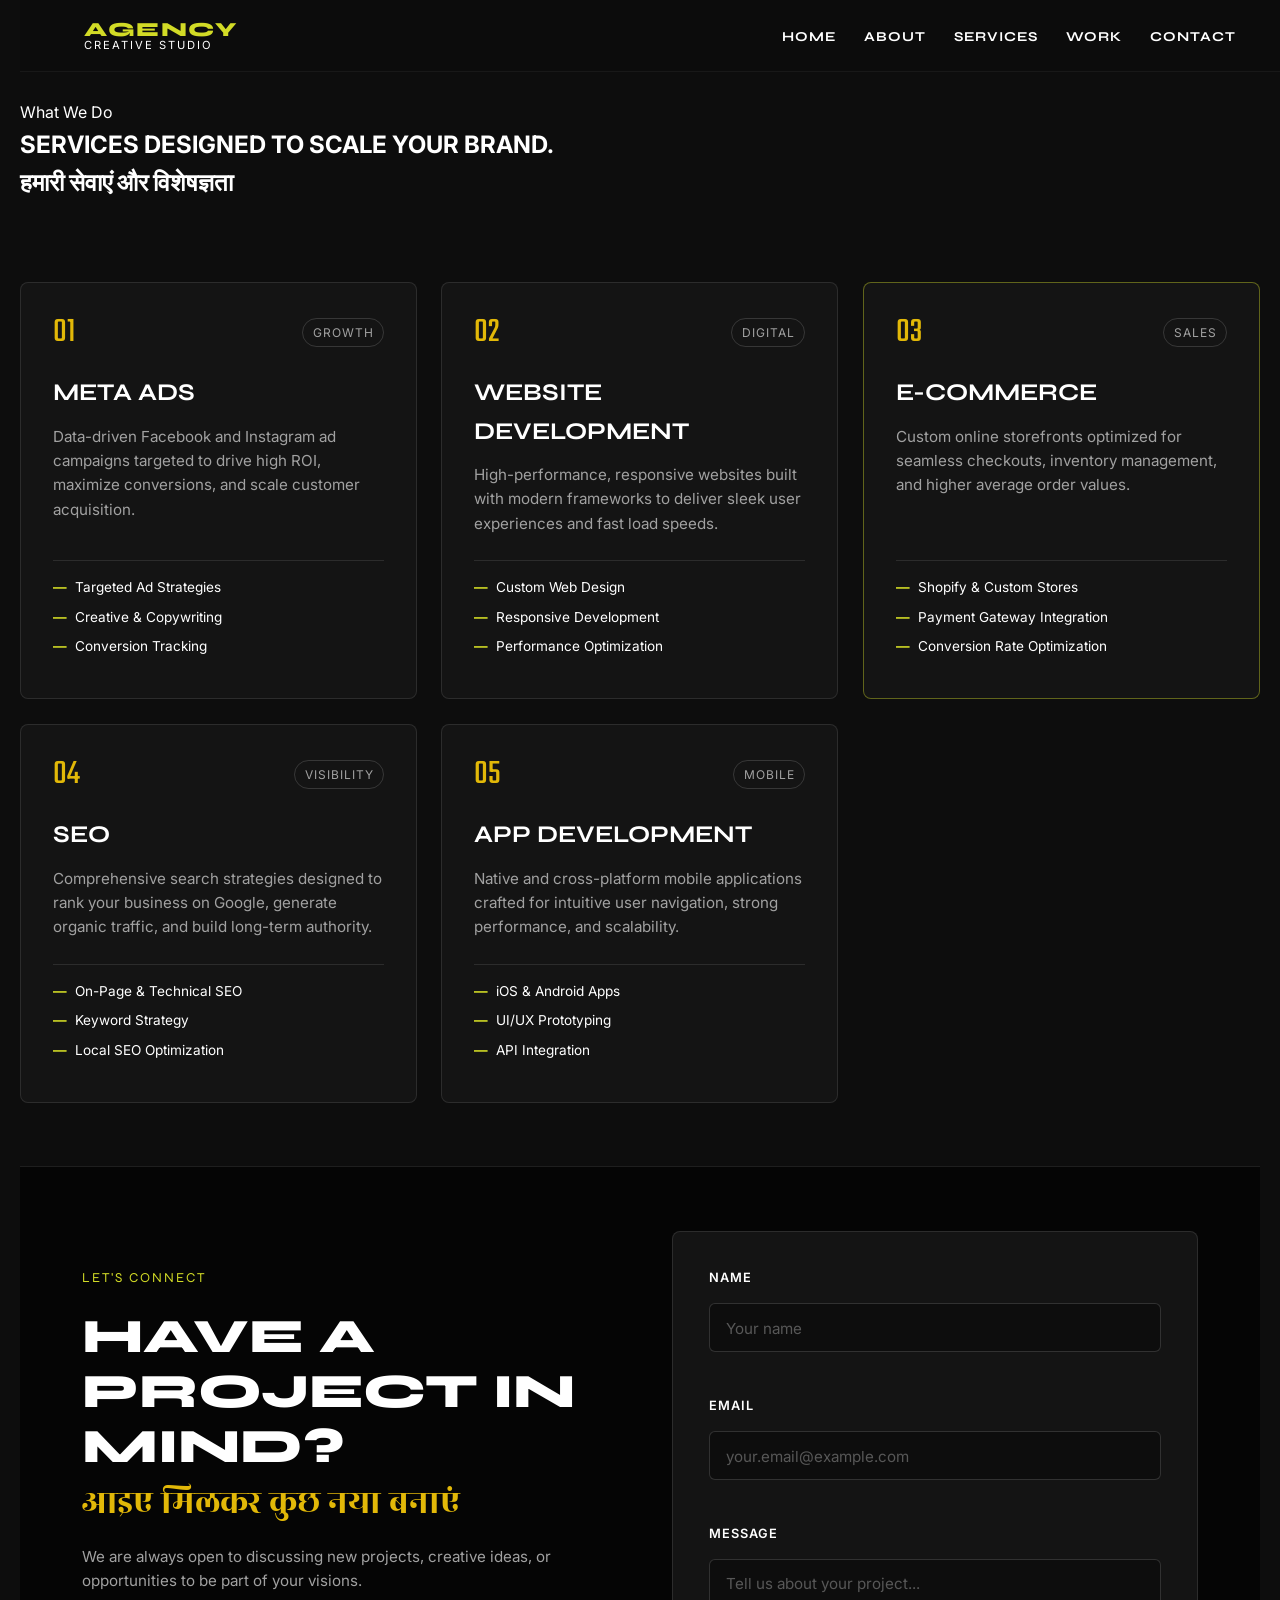
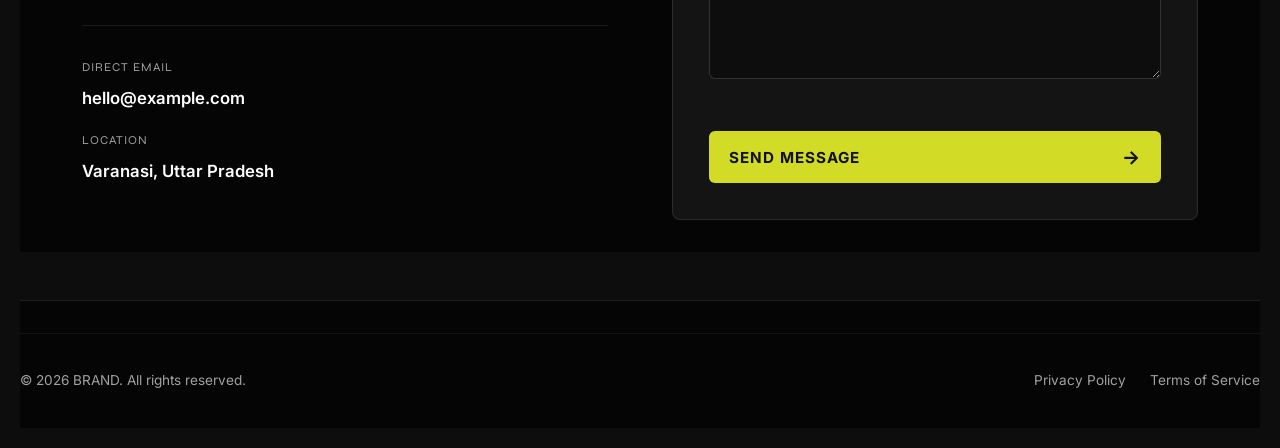
<file: services.html>
<!DOCTYPE html>
<html lang="en">
<head>
  <meta charset="UTF-8" />
  <meta name="viewport" content="width=device-width, initial-scale=1.0" />
  <title>Our Services</title>
  <link rel="stylesheet" href="style.css" />
  <link rel="stylesheet" href="service.css">
  <!-- <link rel="stylesheet" href="about.css"> -->
  <!-- Google Fonts -->
  <link rel="preconnect" href="https://fonts.googleapis.com">
  <link rel="preconnect" href="https://fonts.gstatic.com" crossorigin>
  <link href="https://fonts.googleapis.com/css2?family=Inter:wght@400;600&family=Rozha+One&family=Syne:wght@700;800&family=Teko:wght@600;700&display=swap" rel="stylesheet">
</head>
<body class="services-page">

  <!-- Header / Navigation -->
   <header>
    <a href="#" class="logo">
      Agency
      <span>Creative Studio</span>
    </a>

    <!-- Hamburger Toggle Button (Mobile Only) -->
    <button class="hamburger" id="hamburger" aria-label="Toggle navigation" aria-expanded="false">
      <span class="bar"></span>
      <span class="bar"></span>
      <span class="bar"></span>
    </button>

    <!-- Navigation Drawer -->
    <nav id="nav-menu">
      <ul>
        <li><a href="index.html">Home</a></li>
        <li><a href="about.html">About</a></li>
        <li><a href="#services">Services</a></li>
        <li><a href="work.html">Work</a></li>
        <li><a href="#contact">Contact</a></li>
      </ul>
    </nav>
  </header>

  <main>
    <!-- Hero Section -->
    <section class="services-hero">
      <span class="tagline">What We Do</span>
      <h1 class="hero-title">SERVICES DESIGNED TO SCALE YOUR BRAND.</h1>
      <h1 class="hero-title-hindi">हमारी सेवाएं और विशेषज्ञता</h1>
    </section>

    <!-- Services Grid Section -->
    <section class="services-grid-section">
      <div class="services-grid">

        <!-- Service 1: Meta Ads -->
        <article class="service-card">
          <div class="service-header">
            <span class="service-number">01</span>
            <span class="service-tag">Growth</span>
          </div>
          <h2 class="service-title">META ADS</h2>
          <p class="service-desc">
            Data-driven Facebook and Instagram ad campaigns targeted to drive high ROI, maximize conversions, and scale customer acquisition.
          </p>
          <ul class="service-list">
            <li>Targeted Ad Strategies</li>
            <li>Creative & Copywriting</li>
            <li>Conversion Tracking</li>
          </ul>
        </article>

        <!-- Service 2: Website Development -->
        <article class="service-card">
          <div class="service-header">
            <span class="service-number">02</span>
            <span class="service-tag">Digital</span>
          </div>
          <h2 class="service-title">WEBSITE DEVELOPMENT</h2>
          <p class="service-desc">
            High-performance, responsive websites built with modern frameworks to deliver sleek user experiences and fast load speeds.
          </p>
          <ul class="service-list">
            <li>Custom Web Design</li>
            <li>Responsive Development</li>
            <li>Performance Optimization</li>
          </ul>
        </article>

        <!-- Service 3: E-Commerce Solutions -->
        <article class="service-card accent-card">
          <div class="service-header">
            <span class="service-number">03</span>
            <span class="service-tag">Sales</span>
          </div>
          <h2 class="service-title">E-COMMERCE</h2>
          <p class="service-desc">
            Custom online storefronts optimized for seamless checkouts, inventory management, and higher average order values.
          </p>
          <ul class="service-list">
            <li>Shopify & Custom Stores</li>
            <li>Payment Gateway Integration</li>
            <li>Conversion Rate Optimization</li>
          </ul>
        </article>

        <!-- Service 4: Search Engine Optimization -->
        <article class="service-card">
          <div class="service-header">
            <span class="service-number">04</span>
            <span class="service-tag">Visibility</span>
          </div>
          <h2 class="service-title">SEO</h2>
          <p class="service-desc">
            Comprehensive search strategies designed to rank your business on Google, generate organic traffic, and build long-term authority.
          </p>
          <ul class="service-list">
            <li>On-Page & Technical SEO</li>
            <li>Keyword Strategy</li>
            <li>Local SEO Optimization</li>
          </ul>
        </article>

        <!-- Service 5: App Development -->
        <article class="service-card">
          <div class="service-header">
            <span class="service-number">05</span>
            <span class="service-tag">Mobile</span>
          </div>
          <h2 class="service-title">APP DEVELOPMENT</h2>
          <p class="service-desc">
            Native and cross-platform mobile applications crafted for intuitive user navigation, strong performance, and scalability.
          </p>
          <ul class="service-list">
            <li>iOS & Android Apps</li>
            <li>UI/UX Prototyping</li>
            <li>API Integration</li>
          </ul>
        </article>

      </div>
    </section>
  </main>
<section class="contact-section">
      <div class="contact-container">
        
        <!-- Left Column: CTA Info -->
        <div class="contact-info">
          <span class="tagline">Let's Connect</span>
          <h2 class="contact-title">HAVE A PROJECT IN MIND?</h2>
          <h3 class="contact-title-hindi">आइए मिलकर कुछ नया बनाएं</h3>
          <p class="contact-desc">
            We are always open to discussing new projects, creative ideas, or opportunities to be part of your visions.
          </p>
          
          <div class="direct-details">
            <div class="detail-item">
              <span class="detail-label">Direct Email</span>
              <a href="mailto:hello@example.com" class="detail-value">hello@example.com</a>
            </div>
            <div class="detail-item">
              <span class="detail-label">Location</span>
              <span class="detail-value">Varanasi, Uttar Pradesh</span>
            </div>
          </div>
        </div>

        <!-- Right Column: Form -->
        <div class="contact-form-wrapper">
          <form class="contact-form" action="#" method="POST">
            <div class="form-group">
              <label for="name" class="form-label">Name</label>
              <input type="text" id="name" name="name" class="form-input" placeholder="Your name" required />
            </div>

            <div class="form-group">
              <label for="email" class="form-label">Email</label>
              <input type="email" id="email" name="email" class="form-input" placeholder="your.email@example.com" required />
            </div>

            <div class="form-group">
              <label for="message" class="form-label">Message</label>
              <textarea id="message" name="message" class="form-input form-textarea" rows="4" placeholder="Tell us about your project..." required></textarea>
            </div>

            <button type="submit" class="submit-btn">
              <span>Send Message</span>
              <span class="btn-arrow">→</span>
            </button>
          </form>
        </div>

      </div>
    </section>
  </main>

  <!-- Site Footer -->
  <footer class="site-footer">
    <div class="footer-bottom">
      <p class="copyright">&copy; 2026 BRAND. All rights reserved.</p>
      <div class="footer-links">
        <a href="#">Privacy Policy</a>
        <a href="#">Terms of Service</a>
      </div>
    </div>
  </footer>
</body>
</html>
</file>
<file: style.css>
@import url('https://fonts.googleapis.com/css2?family=Inter:wght@400;500;600&family=Rozha+One&family=Syne:wght@700;800&family=Teko:wght@600;700&display=swap');

:root {
  /* Color Tokens */
  --bg-dark: #0d0d0d;
  --bg-light: #ffffff;
  --accent-lime: #d2db26;
  --accent-yellow: #e2b808;
  --text-dark: #111111;
  --text-light: #ffffff;
  --text-muted: #a1a1a1;

  /* Font Tokens */
  --font-display: 'Syne', sans-serif;
  --font-hindi-display: 'Teko', sans-serif;
  --font-hindi-serif: 'Rozha One', serif;
  --font-body: 'Inter', sans-serif;
}

/* Reset & Base Styles */
* {
  box-sizing: border-box;
  margin: 0;
  padding: 0;
}

html {
  scroll-behavior: smooth;
}

body {
  background-color: var(--bg-dark);
  color: var(--text-light);
  font-family: var(--font-body);
  line-height: 1.5;
  overflow-x: hidden;
}

/* Utility Banner Classes */
.heading-hindi {
  font-family: var(--font-hindi-display);
  font-size: clamp(2.2rem, 6vw, 3.5rem);
  letter-spacing: 1px;
  color: var(--accent-lime);
  text-transform: uppercase;
  line-height: 1.1;
}

.banner-yellow {
  background-color: var(--accent-lime);
  color: var(--text-dark);
  font-family: var(--font-hindi-display);
  font-size: clamp(1.5rem, 4vw, 2.2rem);
  text-align: center;
  padding: 0.75rem 1rem;
  font-weight: 700;
  letter-spacing: 0.5px;
}

/* Header Navigation */
header {
  display: flex;
  justify-content: space-between;
  align-items: center;
  padding: 1.25rem 5%;
  background-color: rgba(13, 13, 13, 0.95);
  backdrop-filter: blur(8px);
  position: fixed;
  width: 100%;
  top: 0;
  z-index: 1000;
  border-bottom: 1px solid rgba(255, 255, 255, 0.05);
}

.logo {
  font-family: var(--font-display);
  font-weight: 800;
  font-size: 1.25rem;
  color: var(--accent-lime);
  text-transform: uppercase;
  letter-spacing: 1.5px;
  line-height: 1;
  text-decoration: none;
}

.logo span {
  display: block;
  font-size: 0.7rem;
  color: var(--text-light);
  font-family: var(--font-body);
  font-weight: 400;
  letter-spacing: 2px;
}

nav ul {
  display: flex;
  list-style: none;
  gap: 1.75rem;
}

nav a {
  color: var(--text-light);
  text-decoration: none;
  font-family: var(--font-display);
  font-size: 0.85rem;
  font-weight: 700;
  text-transform: uppercase;
  letter-spacing: 1px;
  transition: color 0.3s ease;
}

nav a:hover {
  color: var(--accent-lime);
}

/* Hamburger Icon Toggle */
.hamburger {
  display: none;
  flex-direction: column;
  justify-content: space-between;
  width: 28px;
  height: 20px;
  background: transparent;
  border: none;
  cursor: pointer;
  padding: 0;
  z-index: 1001;
}

.hamburger .bar {
  width: 100%;
  height: 2px;
  background-color: var(--accent-lime);
  border-radius: 2px;
  transition: transform 0.3s ease, opacity 0.3s ease;
}

/* Active Hamburger "X" Animation */
.hamburger.active .bar:nth-child(1) {
  transform: translateY(9px) rotate(45deg);
}

.hamburger.active .bar:nth-child(2) {
  opacity: 0;
}

.hamburger.active .bar:nth-child(3) {
  transform: translateY(-9px) rotate(-45deg);
}

/* Interactive Section */
.interactive-typing-section {
  background-color: var(--bg-dark);
  color: var(--text-light);
  padding: 8rem 5% 4rem;
  display: flex;
  align-items: center;
  justify-content: space-between;
  gap: 4rem;
  min-height: 100vh;
}

/* Left Side: Typewriter Content */
.typing-content-wrapper {
  flex: 1;
  display: flex;
  flex-direction: column;
  justify-content: center;
}

.typing-subheading {
  font-family: var(--font-display);
  color: var(--text-muted);
  font-size: 0.85rem;
  text-transform: uppercase;
  letter-spacing: 2px;
  margin-bottom: 1rem;
}

.typing-heading {
  font-family: var(--font-hindi-display), var(--font-display);
  font-size: clamp(2.2rem, 5vw, 3.5rem);
  color: var(--accent-lime);
  line-height: 1.2;
  margin-bottom: 1.5rem;
}
/* Styling for the blinking cursor */
.typing-cursor {
  display: inline-block;
  width: 3px;
  height: 1em;
  background-color: currentColor;
  margin-left: 4px;
  vertical-align: middle;
  animation: blink 0.8s infinite;
}

@keyframes blink {
  0%, 100% { opacity: 1; }
  50% { opacity: 0; }
}
.typing-cursor {
  display: inline-block;
  width: 10px;
  height: 0.8em;
  background-color: var(--accent-lime);
  margin-left: 5px;
  animation: blink 0.8s infinite;
  vertical-align: middle;
}

@keyframes blink {
  0%, 100% { opacity: 1; }
  50% { opacity: 0; }
}

.typing-description {
  font-family: var(--font-body);
  color: var(--text-muted);
  font-size: clamp(0.95rem, 2vw, 1.1rem);
  line-height: 1.6;
  margin-bottom: 2rem;
  max-width: 540px;
}

/* Right Side: Image Slider */
.typing-slider-wrapper {
  flex: 1;
  position: relative;
  width: 100%;
  height: clamp(280px, 40vw, 480px);
  border-radius: 8px;
  overflow: hidden;
  box-shadow: 0 10px 30px rgba(0, 0, 0, 0.5);
}

.typing-slide-img {
  position: absolute;
  top: 0;
  left: 0;
  width: 100%;
  height: 100%;
  object-fit: cover;
  opacity: 0;
  transform: scale(1.05);
  transition: opacity 1s ease-in-out, transform 1s ease-in-out;
}

.typing-slide-img.active {
  opacity: 1;
  transform: scale(1);
}

/* Work With Us CTA Button */
.btn-work-with-us {
  display: inline-flex;
  align-items: center;
  justify-content: center;
  gap: 0.75rem;
  background-color: var(--accent-lime);
  color: var(--bg-dark);
  font-family: var(--font-display);
  font-weight: 800;
  font-size: 0.9rem;
  padding: 14px 28px;
  text-transform: uppercase;
  text-decoration: none;
  letter-spacing: 1.5px;
  border: 2px solid var(--accent-lime);
  position: relative;
  overflow: hidden;
  z-index: 1;
  transition: all 0.3s cubic-bezier(0.25, 0.8, 0.25, 1);
  box-shadow: 4px 4px 0px rgba(255, 255, 255, 0.1);
  width: fit-content;
}

.btn-work-with-us::before {
  content: '';
  position: absolute;
  top: 0;
  left: -100%;
  width: 100%;
  height: 100%;
  background-color: var(--bg-dark);
  z-index: -1;
  transition: left 0.35s ease;
}

.btn-work-with-us:hover {
  color: var(--accent-lime);
  box-shadow: 0px 0px 20px rgba(210, 219, 38, 0.4);
  transform: translateY(-3px);
}

.btn-work-with-us:hover::before {
  left: 0;
}

.btn-work-with-us .btn-arrow {
  transition: transform 0.3s ease;
}

.btn-work-with-us:hover .btn-arrow {
  transform: translateX(5px);
}

/* Mobile Breakpoints (Tablet & Phone) */
@media (max-width: 768px) {
  .hamburger {
    display: flex;
  }

  nav {
    position: fixed;
    top: 0;
    left: 0;
    width: 100%;
    height: 100vh;
    background-color: rgba(13, 13, 13, 0.98);
    backdrop-filter: blur(12px);
    display: flex;
    justify-content: center;
    align-items: center;
    transform: translateY(-100%);
    transition: transform 0.4s cubic-bezier(0.77, 0, 0.175, 1);
    z-index: 1000;
  }

  nav.active {
    transform: translateY(0);
  }

  nav ul {
    flex-direction: column;
    align-items: center;
    gap: 2.25rem;
  }

  nav a {
    font-size: 1.5rem;
    letter-spacing: 2px;
  }

  .interactive-typing-section {
    flex-direction: column-reverse;
    padding-top: 7rem;
    gap: 2.5rem;
  }

  .btn-work-with-us {
    width: 100%;
  }
}

/* ==========================================
   Section 2: Services Grid
   ========================================== */
.services-section {
  padding: 6rem 5%;
  background-color: var(--bg-dark);
  border-top: 1px solid rgba(255, 255, 255, 0.08);
}

.section-header {
  margin-bottom: 4rem;
  display: flex;
  flex-direction: column;
  align-items: center;
}

.section-subheading {
  font-family: var(--font-display);
  color: var(--text-muted);
  font-size: 0.85rem;
  text-transform: uppercase;
  letter-spacing: 2px;
  margin-bottom: 0.5rem;
  align-self: center;
}

.section-heading {
  font-family: var(--font-hindi-display), var(--font-display);
  font-size: clamp(2.5rem, 6vw, 4rem);
  color: var(--text-light);
  line-height: 1;
  text-transform: uppercase;
 
}

.section-heading .accent-dot {
  color: var(--accent-lime);
  text-align: center;
}

/* Services Grid */
.services-grid {
  display: grid;
  grid-template-columns: repeat(3, 1fr);
  gap: 2rem;
}

/* /* Service Card Component */
.service-card {
  background-color: rgba(255, 255, 255, 0.02);
  border: 1px solid rgba(255, 255, 255, 0.08);
  padding: 2.5rem 2rem;
  display: flex;
  flex-direction: column;
  justify-content: space-between;
  position: relative;
  overflow: hidden;
  
  /* GPU acceleration for butter-smooth transitions */
  will-change: transform, box-shadow;
  transform: translateZ(0);
  transition: transform 0.4s cubic-bezier(0.16, 1, 0.3, 1),
              box-shadow 0.4s cubic-bezier(0.16, 1, 0.3, 1),
              background-color 0.4s ease;
}

/* Smooth Accent Border Layer */
.service-card::before {
  content: '';
  position: absolute;
  inset: 0;
  border: 1px solid var(--accent-lime);
  opacity: 0;
  pointer-events: none;
  transition: opacity 0.4s ease;
}

/* Unified Active & Hover State */
.service-card.active,
.service-card:hover {
  background-color: rgba(210, 219, 38, 0.04);
  transform: translateY(-8px);
  box-shadow: 0 20px 40px -15px rgba(0, 0, 0, 0.7),
              0 0 20px rgba(210, 219, 38, 0.12);
}

.service-card.active::before,
.service-card:hover::before {
  opacity: 1;
}

.service-card .card-num {
  font-family: var(--font-display);
  font-size: 1.25rem;
  font-weight: 800;
  color: var(--accent-lime);
  margin-bottom: 2rem;
  transition: transform 0.4s cubic-bezier(0.16, 1, 0.3, 1);
}

.service-card.active .card-num,
.service-card:hover .card-num {
  transform: translateX(4px);
}

.card-title {
  font-family: var(--font-display);
  font-size: 1.5rem;
  font-weight: 800;
  color: var(--text-light);
  text-transform: uppercase;
  letter-spacing: 1px;
  margin-bottom: 1rem;
}

.card-description {
  font-family: var(--font-body);
  color: var(--text-muted);
  font-size: 0.95rem;
  line-height: 1.6;
  margin-bottom: 2rem;
}

.card-tags {
  list-style: none;
  display: flex;
  flex-wrap: wrap;
  gap: 0.5rem;
  padding-top: 1.5rem;
  border-top: 1px solid rgba(255, 255, 255, 0.08);
}

.card-tags li {
  font-family: var(--font-body);
  font-size: 0.75rem;
  color: var(--text-muted);
  background-color: rgba(255, 255, 255, 0.05);
  padding: 4px 10px;
  border-radius: 2px;
  text-transform: uppercase;
  letter-spacing: 0.5px;
}

/* Responsive Grid Breakpoints */
@media (max-width: 992px) {
  .services-grid {
    grid-template-columns: repeat(2, 1fr);
  }
}

@media (max-width: 600px) {
  .services-section {
    padding: 4rem 5%;
  }

  .services-grid {
    grid-template-columns: 1fr;
    gap: 1.5rem;
  }
}

/* ==========================================
   Section 3: Portfolio Grid
   ========================================== */
.portfolio-section {
  padding: 6rem 5%;
  background-color: var(--bg-dark);
  border-top: 1px solid rgba(255, 255, 255, 0.08);
}

.portfolio-grid {
  display: grid;
  grid-template-columns: repeat(2, 1fr);
  gap: 3rem;
}

.portfolio-card {
  display: flex;
  flex-direction: column;
  gap: 1.25rem;
  text-decoration: none;
}

.portfolio-img-wrapper {
  position: relative;
  width: 100%;
  height: 380px;
  overflow: hidden;
  border-radius: 4px;
  border: 1px solid rgba(255, 255, 255, 0.08);
}

.portfolio-img-wrapper img {
  width: 100%;
  height: 100%;
  object-fit: cover;
  filter: grayscale(40%);
  transition: transform 0.6s cubic-bezier(0.16, 1, 0.3, 1), filter 0.6s ease;
}

.project-year {
  position: absolute;
  top: 1rem;
  right: 1rem;
  background-color: rgba(13, 13, 13, 0.85);
  backdrop-filter: blur(8px);
  color: var(--accent-lime);
  font-family: var(--font-display);
  font-size: 0.75rem;
  padding: 4px 10px;
  border: 1px solid rgba(210, 219, 38, 0.3);
}

.portfolio-card:hover .portfolio-img-wrapper img {
  transform: scale(1.05);
  filter: grayscale(0%);
}

.portfolio-info {
  display: flex;
  justify-content: space-between;
  align-items: flex-end;
}

.portfolio-category {
  font-family: var(--font-display);
  font-size: 0.75rem;
  color: var(--text-muted);
  text-transform: uppercase;
  letter-spacing: 1.5px;
}

.portfolio-title {
  font-family: var(--font-display);
  font-size: 1.5rem;
  color: var(--text-light);
  margin-top: 0.25rem;
  transition: color 0.3s ease;
}

.portfolio-card:hover .portfolio-title {
  color: var(--accent-lime);
}

.portfolio-link {
  display: inline-flex;
  align-items: center;
  justify-content: center;
  width: 42px;
  height: 42px;
  border: 1px solid rgba(255, 255, 255, 0.15);
  color: var(--text-light);
  text-decoration: none;
  font-size: 1.25rem;
  transition: all 0.3s ease;
}

.portfolio-card:hover .portfolio-link {
  background-color: var(--accent-lime);
  color: var(--bg-dark);
  border-color: var(--accent-lime);
  transform: rotate(-45deg);
}

@media (max-width: 768px) {
  .portfolio-grid {
    grid-template-columns: 1fr;
    gap: 2.5rem;
  }
  .portfolio-img-wrapper {
    height: 280px;
  }
}


/* ==========================================
   Section 4: Process List
   ========================================== */
.process-section {
  padding: 6rem 5%;
  background-color: var(--bg-dark);
  border-top: 1px solid rgba(255, 255, 255, 0.08);
}

.process-list {
  max-width: 900px;
  margin: 0 auto;
  display: flex;
  flex-direction: column;
}

.process-step {
  display: flex;
  align-items: flex-start;
  gap: 3rem;
  padding: 2.5rem 0;
  border-bottom: 1px solid rgba(255, 255, 255, 0.08);
  transition: transform 0.3s ease;
}

.process-step:hover {
  transform: translateX(10px);
}

.step-num {
  font-family: var(--font-hindi-display);
  font-size: 3rem;
  color: var(--accent-lime);
  line-height: 1;
}

.step-content h3 {
  font-family: var(--font-display);
  font-size: 1.5rem;
  color: var(--text-light);
  margin-bottom: 0.5rem;
}

.step-content p {
  color: var(--text-muted);
  font-size: 0.95rem;
  line-height: 1.6;
}

@media (max-width: 600px) {
  .process-step {
    flex-direction: column;
    gap: 0.75rem;
  }
}


/* ==========================================
   Section 5: Contact Section & Form
   ========================================== */
.contact-section {
  padding: 6rem 5%;
  background-color: #050505;
  border-top: 1px solid rgba(210, 219, 38, 0.2);
}

.contact-container {
  display: grid;
  grid-template-columns: 1fr 1fr;
  gap: 4rem;
  max-width: 1200px;
  margin: 0 auto;
}

/* Left Column Info */
.contact-info {
  display: flex;
  flex-direction: column;
  justify-content: center;
}

.contact-info .tagline {
  font-family: var(--font-display);
  color: var(--accent-lime);
  font-size: 0.85rem;
  text-transform: uppercase;
  letter-spacing: 2px;
  margin-bottom: 0.75rem;
}

.contact-title {
  font-family: var(--font-display);
  font-size: clamp(2rem, 4vw, 3rem);
  font-weight: 800;
  color: var(--text-light);
  line-height: 1.1;
  margin-bottom: 0.5rem;
}

.contact-title-hindi {
  font-family: var(--font-hindi-display);
  font-size: clamp(1.8rem, 3.5vw, 2.5rem);
  color: var(--accent-lime);
  line-height: 1.2;
  margin-bottom: 1.5rem;
}

.contact-desc {
  font-family: var(--font-body);
  color: var(--text-muted);
  font-size: 1rem;
  line-height: 1.6;
  margin-bottom: 2.5rem;
  max-width: 480px;
}

.direct-details {
  display: flex;
  flex-direction: column;
  gap: 1.5rem;
  border-top: 1px solid rgba(255, 255, 255, 0.08);
  padding-top: 2rem;
}

.detail-item {
  display: flex;
  flex-direction: column;
  gap: 0.25rem;
}

.detail-label {
  font-family: var(--font-display);
  font-size: 0.75rem;
  color: var(--text-muted);
  text-transform: uppercase;
  letter-spacing: 1px;
}

.detail-value {
  font-family: var(--font-body);
  font-size: 1.1rem;
  color: var(--text-light);
  text-decoration: none;
  transition: color 0.3s ease;
}

a.detail-value:hover {
  color: var(--accent-lime);
}

/* Right Column Form */
.contact-form-wrapper {
  background-color: rgba(255, 255, 255, 0.02);
  border: 1px solid rgba(255, 255, 255, 0.08);
  padding: 3rem 2.5rem;
  border-radius: 4px;
}

.contact-form {
  display: flex;
  flex-direction: column;
  gap: 1.5rem;
}

.form-group {
  display: flex;
  flex-direction: column;
  gap: 0.5rem;
}

.form-label {
  font-family: var(--font-display);
  font-size: 0.8rem;
  color: var(--text-light);
  text-transform: uppercase;
  letter-spacing: 1px;
}

.form-input {
  width: 100%;
  background-color: rgba(255, 255, 255, 0.04);
  border: 1px solid rgba(255, 255, 255, 0.12);
  padding: 1rem;
  color: var(--text-light);
  font-family: var(--font-body);
  font-size: 0.95rem;
  border-radius: 2px;
  outline: none;
  transition: border-color 0.3s ease, background-color 0.3s ease;
}

.form-input:focus {
  border-color: var(--accent-lime);
  background-color: rgba(210, 219, 38, 0.03);
}

.form-textarea {
  resize: vertical;
  min-height: 120px;
}

.submit-btn {
  display: inline-flex;
  align-items: center;
  justify-content: center;
  gap: 0.75rem;
  background-color: var(--accent-lime);
  color: var(--bg-dark);
  font-family: var(--font-display);
  font-weight: 800;
  font-size: 0.85rem;
  padding: 1rem 2rem;
  text-transform: uppercase;
  letter-spacing: 1.5px;
  border: 1px solid var(--accent-lime);
  cursor: pointer;
  margin-top: 0.5rem;
  transition: all 0.3s cubic-bezier(0.16, 1, 0.3, 1);
}

.submit-btn:hover {
  background-color: transparent;
  color: var(--accent-lime);
  box-shadow: 0 0 20px rgba(210, 219, 38, 0.2);
}

.submit-btn .btn-arrow {
  transition: transform 0.3s ease;
}

.submit-btn:hover .btn-arrow {
  transform: translateX(5px);
}

/* Contact Responsive Breakpoints */
@media (max-width: 992px) {
  .contact-container {
    grid-template-columns: 1fr;
    gap: 3rem;
  }
}

@media (max-width: 600px) {
  .contact-section {
    padding: 4rem 5%;
  }

  .contact-form-wrapper {
    padding: 2rem 1.5rem;
  }
}

/* Site Footer */
.site-footer {
  background-color: #050505;
  padding: 2rem 5%;
  border-top: 1px solid rgba(255, 255, 255, 0.05);
}

.footer-links {
  display: flex;
  gap: 1.5rem;
}

.footer-links a {
  color: var(--text-muted);
  text-decoration: none;
  transition: color 0.3s ease;
}

.footer-links a:hover {
  color: var(--accent-lime);
}
/* ==========================================
   Section 5: Footer & CTA
   ========================================== */
.footer-section {
  background-color: #050505;
  padding: 6rem 5% 2rem;
  border-top: 1px solid rgba(210, 219, 38, 0.2);
}

.cta-box {
  text-align: center;
  max-width: 800px;
  margin: 0 auto 5rem;
  display: flex;
  flex-direction: column;
  align-items: center;
}

.cta-heading {
  font-family: var(--font-display);
  font-size: clamp(2.2rem, 6vw, 4rem);
  font-weight: 800;
  color: var(--text-light);
  margin: 1rem 0 2rem;
  letter-spacing: -1px;
}

.footer-bottom {
  display: flex;
  justify-content: space-between;
  align-items: center;
  padding-top: 2rem;
  border-top: 1px solid rgba(255, 255, 255, 0.05);
  font-size: 0.85rem;
  color: var(--text-muted);
}

.footer-socials {
  display: flex;
  list-style: none;
  gap: 1.5rem;
}

.footer-socials a {
  color: var(--text-muted);
  text-decoration: none;
  transition: color 0.3s ease;
}

.footer-socials a:hover {
  color: var(--accent-lime);
}

@media (max-width: 600px) {
  .footer-bottom {
    flex-direction: column-reverse;
    gap: 1.5rem;
    text-align: center;
  }
}

/* scroll animation  */
/* ==========================================
   High-Visibility Scroll Reveal Animation
   ========================================== */
.reveal-on-scroll {
  opacity: 0;
  /* Increased shift (80px) + slight scale down + subtle blur for impact */
  transform: translateY(80px) scale(0.95);
  filter: blur(4px);
  will-change: opacity, transform, filter;
  transition: opacity 0.6s cubic-bezier(0.2, 0.8, 0.2, 1),
              transform 0.6s cubic-bezier(0.2, 0.8, 0.2, 1),
              filter 0.6s cubic-bezier(0.2, 0.8, 0.2, 1);
}

/* Revealed State */
.reveal-on-scroll.revealed {
  opacity: 1 !important;
  transform: translateY(0) scale(1) !important;
  filter: blur(0px) !important;
}

/* Staggered Delays for Grid Elements */
.reveal-delay-1 { transition-delay: 0.1s; }
.reveal-delay-2 { transition-delay: 0.25s; }
.reveal-delay-3 { transition-delay: 0.4s; }

* {
  box-sizing: border-box;
  margin: 0;
  padding: 0;
}

body {
  background-color: var(--bg-dark);
  color: var(--text-light);
  font-family: var(--font-body);
  line-height: 1.6;
  padding: 20px;
}

.container {
  max-width: 100%;
  margin: 0 auto;
  padding: 40px 40px;
}

/* Section Titles & Labels */
.section-tag {
  color: var(--accent-lime);
  font-family: var(--font-body);
  font-size: 0.85rem;
  font-weight: 700;
  letter-spacing: 2px;
  text-transform: uppercase;
  margin-bottom: 8px;
}

.section-title {
  font-family: var(--font-display);
  color: var(--text-light);
  font-size: 2.2rem;
  font-weight: 800;
  text-transform: uppercase;
  margin-bottom: 40px;
  letter-spacing: -0.5px;
}

/* Hindi Headline Styling Option */
.section-title.lang-hi {
  font-family: var(--font-hindi-display);
  font-size: 3rem;
  line-height: 1;
  letter-spacing: 1px;
}

/* 1. Hero Ticker Section */
.ticker-bar {
  background: var(--card-bg);
  border-top: 1px solid var(--border-color);
  border-bottom: 1px solid var(--border-color);
  padding: 16px 0;
  overflow: hidden;
  white-space: nowrap;
  margin-bottom: 80px;
}

.ticker-track {
  display: inline-flex;
  gap: 32px;
  animation: marquee 25s linear infinite;
}

.ticker-item {
  color: var(--text-muted);
  font-family: var(--font-body);
  font-size: 0.9rem;
  font-weight: 600;
  text-transform: uppercase;
  letter-spacing: 1px;
}

.ticker-item span {
  color: var(--accent-lime);
  margin-right: 8px;
}

@keyframes marquee {
  0% { transform: translateX(0); }
  100% { transform: translateX(-50%); }
}

/* 2. Differentiation Grid */
.grid-container {
  display: grid;
  grid-template-columns: repeat(auto-fit, minmax(300px, 1fr));
  gap: 24px;
  margin-bottom: 100px;
}

.grid-card {
  background: var(--card-bg);
  border: 1px solid var(--border-color);
  padding: 36px 28px;
  border-radius: 4px;
  transition: border-color 0.3s ease, transform 0.3s ease;
}

.grid-card:hover {
  border-color: var(--accent-lime);
  transform: translateY(-4px);
}

.card-num {
  font-family: var(--font-display);
  color: var(--accent-lime);
  font-size: 1.2rem;
  font-weight: 800;
  margin-bottom: 16px;
}

.card-title {
  font-family: var(--font-display);
  color: var(--text-light);
  font-size: 1.3rem;
  font-weight: 700;
  margin-bottom: 12px;
  text-transform: uppercase;
}

.card-desc {
  color: var(--text-muted);
  font-family: var(--font-body);
  font-size: 0.95rem;
}

/* 3. FAQ Accordion */
.faq-container {
  margin-bottom: 80px;
  padding:0 40px;
}

.faq-item {
  border-bottom: 1px solid var(--border-color);
}

.faq-question {
  width: 100%;
  background: none;
  border: none;
  color: var(--text-light);
  font-family: var(--font-display);
  padding: 24px 0;
  text-align: left;
  font-size: 1.15rem;
  font-weight: 700;
  cursor: pointer;
  display: flex;
  justify-content: space-between;
  align-items: center;
  text-transform: uppercase;
}

.faq-question::after {
  content: '+';
  color: var(--accent-lime);
  font-family: var(--font-body);
  font-size: 1.5rem;
  font-weight: 400;
}

.faq-item.active .faq-question::after {
  content: '−';
  color: var(--accent-yellow);
}

.faq-answer {
  max-height: 0;
  overflow: hidden;
  transition: max-height 0.3s ease-out;
  color: var(--text-muted);
  font-family: var(--font-body);
  font-size: 0.95rem;
}

.faq-answer p {
  padding-bottom: 24px;
}
</file>
<file: service.css>
/* Services Hero */
.services-hero {
  padding: 5rem 0 2rem;
}

/* Services Grid & Cards */
.services-grid-section {
  margin: 3rem 0;
}

.services-grid {
  display: grid;
  grid-template-columns: 1fr;
  gap: 1.5rem;
}

.service-card {
  background-color: #141414;
  border: 1px solid rgba(255, 255, 255, 0.1);
  border-radius: 8px;
  padding: 2rem;
  display: flex;
  flex-direction: column;
  transition: transform 0.3s ease, border-color 0.3s ease;
}

.service-card:hover {
  transform: translateY(-6px);
  border-color: var(--accent-lime);
}

.service-card.accent-card {
  border-color: rgba(210, 219, 38, 0.4);
}

.service-header {
  display: flex;
  justify-content: space-between;
  align-items: center;
  margin-bottom: 1.5rem;
}

.service-number {
  font-family: var(--font-hindi-display);
  font-size: 2.2rem;
  color: var(--accent-yellow);
  line-height: 1;
}

.service-tag {
  font-size: 0.75rem;
  text-transform: uppercase;
  letter-spacing: 1px;
  color: var(--text-muted);
  border: 1px solid rgba(255, 255, 255, 0.15);
  padding: 0.25rem 0.6rem;
  border-radius: 20px;
}

.service-title {
  font-family: var(--font-display);
  font-size: 1.5rem;
  color: var(--text-light);
  margin-bottom: 0.75rem;
  text-transform: uppercase;
  transition: color 0.3s ease;
}

.service-card:hover .service-title {
  color: var(--accent-lime);
}

.service-desc {
  color: var(--text-muted);
  font-size: 0.95rem;
  line-height: 1.6;
  margin-bottom: 1.5rem;
}

.service-list {
  list-style: none;
  border-top: 1px solid rgba(255, 255, 255, 0.1);
  padding-top: 1rem;
  margin-top: auto;
}

.service-list li {
  font-size: 0.85rem;
  color: var(--text-light);
  margin-bottom: 0.5rem;
  display: flex;
  align-items: center;
}

.service-list li::before {
  content: "—";
  color: var(--accent-lime);
  margin-right: 0.5rem;
  font-weight: bold;
}

/* Tablet & Desktop Layout */
@media (min-width: 768px) {
  .services-grid {
    grid-template-columns: repeat(2, 1fr);
  }
}

@media (min-width: 1024px) {
  .services-grid {
    grid-template-columns: repeat(3, 1fr);
  }
}
.contact-section {
  border-top: 1px solid rgba(255, 255, 255, 0.1);
  padding-top: 4rem;
  margin-top: 4rem;
  padding-bottom: 2rem;
}

.contact-container {
  display: flex;
  flex-direction: column;
  gap: 2.5rem;
}

.contact-title {
  font-family: var(--font-display);
  font-size: clamp(1.8rem, 6vw, 3rem);
  line-height: 1.15;
  margin: 0.5rem 0;
  text-transform: uppercase;
}

.contact-title-hindi {
  font-family: var(--font-hindi-serif);
  font-size: clamp(1.4rem, 4vw, 2.2rem);
  color: var(--accent-yellow);
  font-weight: 400;
  margin-bottom: 1.25rem;
}

.contact-desc {
  color: var(--text-muted);
  font-size: 0.95rem;
  margin-bottom: 2rem;
  line-height: 1.6;
}

.direct-details {
  display: flex;
  flex-direction: column;
  gap: 1.25rem;
}

.detail-label {
  display: block;
  font-size: 0.75rem;
  text-transform: uppercase;
  letter-spacing: 1px;
  color: var(--text-muted);
  margin-bottom: 0.2rem;
}

.detail-value {
  font-family: var(--font-body);
  font-size: 1.05rem;
  color: var(--text-light);
  text-decoration: none;
  font-weight: 600;
  transition: color 0.2s ease;
}

a.detail-value:hover {
  color: var(--accent-lime);
}

.contact-form-wrapper {
  background-color: #141414;
  border: 1px solid rgba(255, 255, 255, 0.1);
  border-radius: 8px;
  padding: 1.5rem;
}

.form-group {
  margin-bottom: 1.25rem;
}

.form-label {
  display: block;
  font-family: var(--font-body);
  font-size: 0.8rem;
  text-transform: uppercase;
  letter-spacing: 1px;
  color: var(--text-light);
  margin-bottom: 0.4rem;
  font-weight: 600;
}

/* 16px font-size prevents iOS zoom on focus */
.form-input {
  width: 100%;
  background-color: var(--bg-dark);
  border: 1px solid rgba(255, 255, 255, 0.15);
  border-radius: 6px;
  padding: 0.85rem 1rem;
  color: var(--text-light);
  font-family: var(--font-body);
  font-size: 16px;
  outline: none;
  transition: border-color 0.2s ease, box-shadow 0.2s ease;
  -webkit-appearance: none;
}

.form-input::placeholder {
  color: rgba(161, 161, 161, 0.5);
  font-size: 0.95rem;
}

.form-input:focus {
  border-color: var(--accent-lime);
  box-shadow: 0 0 0 2px rgba(210, 219, 38, 0.2);
}

.form-textarea {
  resize: vertical;
  min-height: 120px;
}

.submit-btn {
  width: 100%;
  min-height: 52px;
  background-color: var(--accent-lime);
  color: var(--text-dark);
  border: none;
  border-radius: 6px;
  padding: 0.85rem 1.25rem;
  font-family: var(--font-body);
  font-weight: 700;
  font-size: 0.95rem;
  text-transform: uppercase;
  letter-spacing: 1px;
  cursor: pointer;
  display: flex;
  justify-content: space-between;
  align-items: center;
  transition: background-color 0.2s ease, transform 0.2s ease;
  -webkit-tap-highlight-color: transparent;
}

.submit-btn:active {
  transform: scale(0.98);
}

.btn-arrow {
  font-size: 1.2rem;
}

.site-footer {
  border-top: 1px solid rgba(255, 255, 255, 0.1);
  padding: 2rem 0;
  margin-top: 3rem;
}

.footer-bottom {
  display: flex;
  flex-direction: column-reverse;
  gap: 1.25rem;
  align-items: center;
  text-align: center;
}

.copyright {
  color: var(--text-muted);
  font-size: 0.85rem;
}

.footer-links {
  display: flex;
  gap: 1.5rem;
}

.footer-links a {
  color: var(--text-muted);
  text-decoration: none;
  font-size: 0.85rem;
  transition: color 0.2s ease;
  padding: 0.25rem 0;
}

.footer-links a:hover {
  color: var(--text-light);
}

/* ==========================================================================
   Responsive Breakpoints
   ========================================================================== */
@media (min-width: 768px) {
  .services-grid {
    grid-template-columns: repeat(2, 1fr);
  }
}

@media (min-width: 900px) {
  .contact-container {
    display: grid;
    grid-template-columns: 1fr 1fr;
    gap: 4rem;
  }

  .contact-form-wrapper {
    padding: 2.25rem;
  }

  .footer-bottom {
    flex-direction: row;
    justify-content: space-between;
    text-align: left;
  }

  .submit-btn:hover {
    background-color: var(--accent-yellow);
    transform: translateY(-2px);
  }

  .submit-btn:hover .btn-arrow {
    transform: translateX(4px);
  }
}

@media (min-width: 1024px) {
  .services-grid {
    grid-template-columns: repeat(3, 1fr);
  }
}
</file>
<file: about.css>
:root {
  /* Color Tokens */
  --bg-dark: #0d0d0d;
  --bg-light: #ffffff;
  --accent-lime: #d2db26;
  --accent-yellow: #e2b808;
  --text-dark: #111111;
  --text-light: #ffffff;
  --text-muted: #a1a1a1;

  /* Font Tokens */
  --font-display: 'Syne', sans-serif;
  --font-hindi-display: 'Teko', sans-serif;
  --font-hindi-serif: 'Rozha One', serif;
  --font-body: 'Inter', sans-serif;
}

/* Reset & Base Styles */
* {
  box-sizing: border-box;
  margin: 0;
  padding: 0;
}

body.about-page {
  background-color: var(--bg-dark);
  color: var(--text-light);
  font-family: var(--font-body);
  line-height: 1.6;
  padding: 2rem 5%;
}

/* Header */
.site-header {
  display: flex;
  justify-content: space-between;
  align-items: center;
  padding-bottom: 3rem;
  border-bottom: 1px solid rgba(255, 255, 255, 0.1);
}

.site-header .logo {
  font-family: var(--font-display);
  font-weight: 800;
  font-size: 1.5rem;
  color: var(--accent-lime);
}

.site-header nav a {
  color: var(--text-muted);
  text-decoration: none;
  margin-left: 2rem;
  font-weight: 600;
}

.site-header nav a.active,
.site-header nav a:hover {
  color: var(--text-light);
}

/* Hero Section */
.about-hero {
  padding: 5rem 0 3rem;
}

.tagline {
  color: var(--accent-lime);
  font-size: 0.9rem;
  text-transform: uppercase;
  letter-spacing: 2px;
  font-weight: 600;
}

.hero-title {
  font-family: var(--font-display);
  font-size: clamp(2.5rem, 6vw, 4.5rem);
  line-height: 1.1;
  text-transform: uppercase;
  margin: 1rem 0;
}

.hero-title-hindi {
  font-family: var(--font-hindi-serif);
  font-size: clamp(2rem, 5vw, 3.5rem);
  color: var(--accent-yellow);
  font-weight: 400;
}

/* Main Content Split */
.about-content {
  display: grid;
  grid-template-columns: 1fr;
  gap: 3rem;
  margin: 4rem 0;
}

@media (min-width: 768px) {
  .about-content {
    grid-template-columns: 1.5fr 1fr;
  }
}

.lead-text {
  font-size: 1.35rem;
  color: var(--text-light);
  margin-bottom: 1.5rem;
  font-weight: 400;
}

.body-text {
  color: var(--text-muted);
  font-size: 1rem;
}

.stats-grid {
  display: grid;
  grid-template-columns: 1fr 1fr;
  gap: 1.5rem;
}

.stat-card {
  border: 1px solid rgba(255, 255, 255, 0.15);
  padding: 1.5rem;
  border-radius: 8px;
  display: flex;
  flex-direction: column;
}

.stat-card.accent-card {
  background-color: var(--accent-lime);
  color: var(--text-dark);
}

.stat-number {
  font-family: var(--font-hindi-display);
  font-size: 3.5rem;
  line-height: 1;
}

.stat-label {
  font-size: 0.85rem;
  text-transform: uppercase;
  letter-spacing: 1px;
}

/* Values Section */
.values-section {
  border-top: 1px solid rgba(255, 255, 255, 0.1);
  padding-top: 4rem;
  margin-top: 4rem;
}

.section-title {
  font-family: var(--font-display);
  font-size: 2rem;
  margin-bottom: 2rem;
}

.values-grid {
  display: grid;
  grid-template-columns: 1fr;
  gap: 2rem;
}

@media (min-width: 768px) {
  .values-grid {
    grid-template-columns: repeat(3, 1fr);
  }
}

.value-item h3 {
  font-family: var(--font-hindi-display);
  font-size: 1.8rem;
  color: var(--accent-yellow);
  margin-bottom: 0.5rem;
  letter-spacing: 1px;
}

.value-item p {
  color: var(--text-muted);
  font-size: 0.95rem;
}

/* Team Section Styles */
.team-section {
  border-top: 1px solid rgba(255, 255, 255, 0.1);
  padding-top: 4rem;
  margin-top: 4rem;
}

.team-header {
  margin-bottom: 2.5rem;
}

.team-grid {
  display: grid;
  grid-template-columns: 1fr;
  gap: 2rem;
}

@media (min-width: 768px) {
  .team-grid {
    grid-template-columns: repeat(3, 1fr);
  }
}

/* Card Container & Hover Effects */
.team-card {
  background-color: #141414;
  border: 1px solid rgba(255, 255, 255, 0.1);
  border-radius: 8px;
  overflow: hidden;
  transition: transform 0.3s ease, border-color 0.3s ease;
}

.team-card:hover {
  transform: translateY(-8px);
  border-color: var(--accent-lime);
}

/* Image & Overlay */
.card-image-wrapper {
  position: relative;
  width: 100%;
  aspect-ratio: 4 / 5;
  overflow: hidden;
}

.team-photo {
  width: 100%;
  height: 100%;
  object-fit: cover;
  filter: grayscale(100%);
  transition: filter 0.4s ease, transform 0.4s ease;
}

.team-card:hover .team-photo {
  filter: grayscale(0%);
  transform: scale(1.05);
}

.social-overlay {
  position: absolute;
  bottom: 0;
  left: 0;
  right: 0;
  padding: 1rem;
  background: linear-gradient(to top, rgba(13, 13, 13, 0.9), transparent);
  display: flex;
  justify-content: center;
  gap: 1rem;
  opacity: 0;
  transform: translateY(10px);
  transition: opacity 0.3s ease, transform 0.3s ease;
}

.team-card:hover .social-overlay {
  opacity: 1;
  transform: translateY(0);
}

.social-overlay a {
  display: flex;
  align-items: center;
  justify-content: center;
  width: 38px;
  height: 38px;
  background-color: var(--bg-dark);
  color: var(--text-light);
  font-family: var(--font-body);
  font-weight: 600;
  font-size: 0.8rem;
  text-decoration: none;
  border-radius: 50%;
  border: 1px solid rgba(255, 255, 255, 0.2);
  transition: background-color 0.2s ease, color 0.2s ease, border-color 0.2s ease;
}

.social-overlay a:hover {
  background-color: var(--accent-lime);
  color: var(--text-dark);
  border-color: var(--accent-lime);
}

/* Typography */
.card-info {
  padding: 1.25rem;
}

.member-name {
  font-family: var(--font-display);
  font-size: 1.3rem;
  color: var(--text-light);
  margin-bottom: 0.2rem;
  transition: color 0.3s ease;
}

.team-card:hover .member-name {
  color: var(--accent-lime);
}

.member-role {
  font-family: var(--font-hindi-display);
  font-size: 1.2rem;
  color: var(--accent-yellow);
  letter-spacing: 0.5px;
}

/* Contact Section */
/* Tagline */
    .tagline {
      color: var(--accent-lime);
      font-size: 0.85rem;
      text-transform: uppercase;
      letter-spacing: 2px;
      font-weight: 600;
    }

    /* Contact Section Layout */
    .contact-section {
      border-top: 1px solid rgba(255, 255, 255, 0.1);
      padding-top: 3rem;
      margin-top: 2rem;
    }

    .contact-container {
      display: flex;
      flex-direction: column;
      gap: 2.5rem;
    }

    /* Typography */
    .contact-title {
      font-family: var(--font-display);
      font-size: clamp(1.8rem, 6vw, 3rem);
      line-height: 1.15;
      margin: 0.5rem 0;
      text-transform: uppercase;
    }

    .contact-title-hindi {
      font-family: var(--font-hindi-serif);
      font-size: clamp(1.4rem, 4vw, 2.2rem);
      color: var(--accent-yellow);
      font-weight: 400;
      margin-bottom: 1.25rem;
    }

    .contact-desc {
      color: var(--text-muted);
      font-size: 0.95rem;
      margin-bottom: 2rem;
      line-height: 1.6;
    }

    .direct-details {
      display: flex;
      flex-direction: column;
      gap: 1.25rem;
    }

    .detail-label {
      display: block;
      font-size: 0.75rem;
      text-transform: uppercase;
      letter-spacing: 1px;
      color: var(--text-muted);
      margin-bottom: 0.2rem;
    }

    .detail-value {
      font-family: var(--font-body);
      font-size: 1.05rem;
      color: var(--text-light);
      text-decoration: none;
      font-weight: 600;
    }

    a.detail-value:hover {
      color: var(--accent-lime);
    }

    /* Form Container & Inputs */
    .contact-form-wrapper {
      background-color: #141414;
      border: 1px solid rgba(255, 255, 255, 0.1);
      border-radius: 8px;
      padding: 1.25rem;
    }

    .form-group {
      margin-bottom: 1.25rem;
    }

    .form-label {
      display: block;
      font-size: 0.8rem;
      text-transform: uppercase;
      letter-spacing: 1px;
      color: var(--text-light);
      margin-bottom: 0.4rem;
      font-weight: 600;
    }

    /* 16px font-size stops iOS auto-zoom */
    .form-input {
      width: 100%;
      background-color: var(--bg-dark);
      border: 1px solid rgba(255, 255, 255, 0.15);
      border-radius: 6px;
      padding: 0.85rem 1rem;
      color: var(--text-light);
      font-family: var(--font-body);
      font-size: 16px;
      outline: none;
      transition: border-color 0.2s ease;
      -webkit-appearance: none;
    }

    .form-input::placeholder {
      color: rgba(161, 161, 161, 0.5);
      font-size: 0.95rem;
    }

    .form-input:focus {
      border-color: var(--accent-lime);
      box-shadow: 0 0 0 2px rgba(210, 219, 38, 0.2);
    }

    .form-textarea {
      resize: vertical;
      min-height: 110px;
    }

    /* Mobile Touch-Friendly Button */
    .submit-btn {
      width: 100%;
      min-height: 52px;
      background-color: var(--accent-lime);
      color: var(--text-dark);
      border: none;
      border-radius: 6px;
      padding: 0.85rem 1.25rem;
      font-family: var(--font-body);
      font-weight: 700;
      font-size: 0.95rem;
      text-transform: uppercase;
      letter-spacing: 1px;
      cursor: pointer;
      display: flex;
      justify-content: space-between;
      align-items: center;
      -webkit-tap-highlight-color: transparent;
    }

    .submit-btn:active {
      transform: scale(0.98);
    }

    /* Footer Styles */
    .site-footer {
      border-top: 1px solid rgba(255, 255, 255, 0.1);
      padding: 2rem 0;
      margin-top: 3rem;
    }

    .footer-bottom {
      display: flex;
      flex-direction: column-reverse;
      gap: 1.25rem;
      align-items: center;
      text-align: center;
    }

    .copyright {
      color: var(--text-muted);
      font-size: 0.85rem;
    }

    .footer-links {
      display: flex;
      gap: 1.5rem;
    }

    .footer-links a {
      color: var(--text-muted);
      text-decoration: none;
      font-size: 0.85rem;
      padding: 0.25rem 0;
    }

    /* Desktop Viewport adjustments */
    @media (min-width: 900px) {
      body {
        padding: 2rem 5%;
      }

      .contact-container {
        display: grid;
        grid-template-columns: 1fr 1fr;
        gap: 4rem;
      }

      .contact-form-wrapper {
        padding: 2.25rem;
      }

      .footer-bottom {
        flex-direction: row;
        justify-content: space-between;
        text-align: left;
      }
    }
</file>
